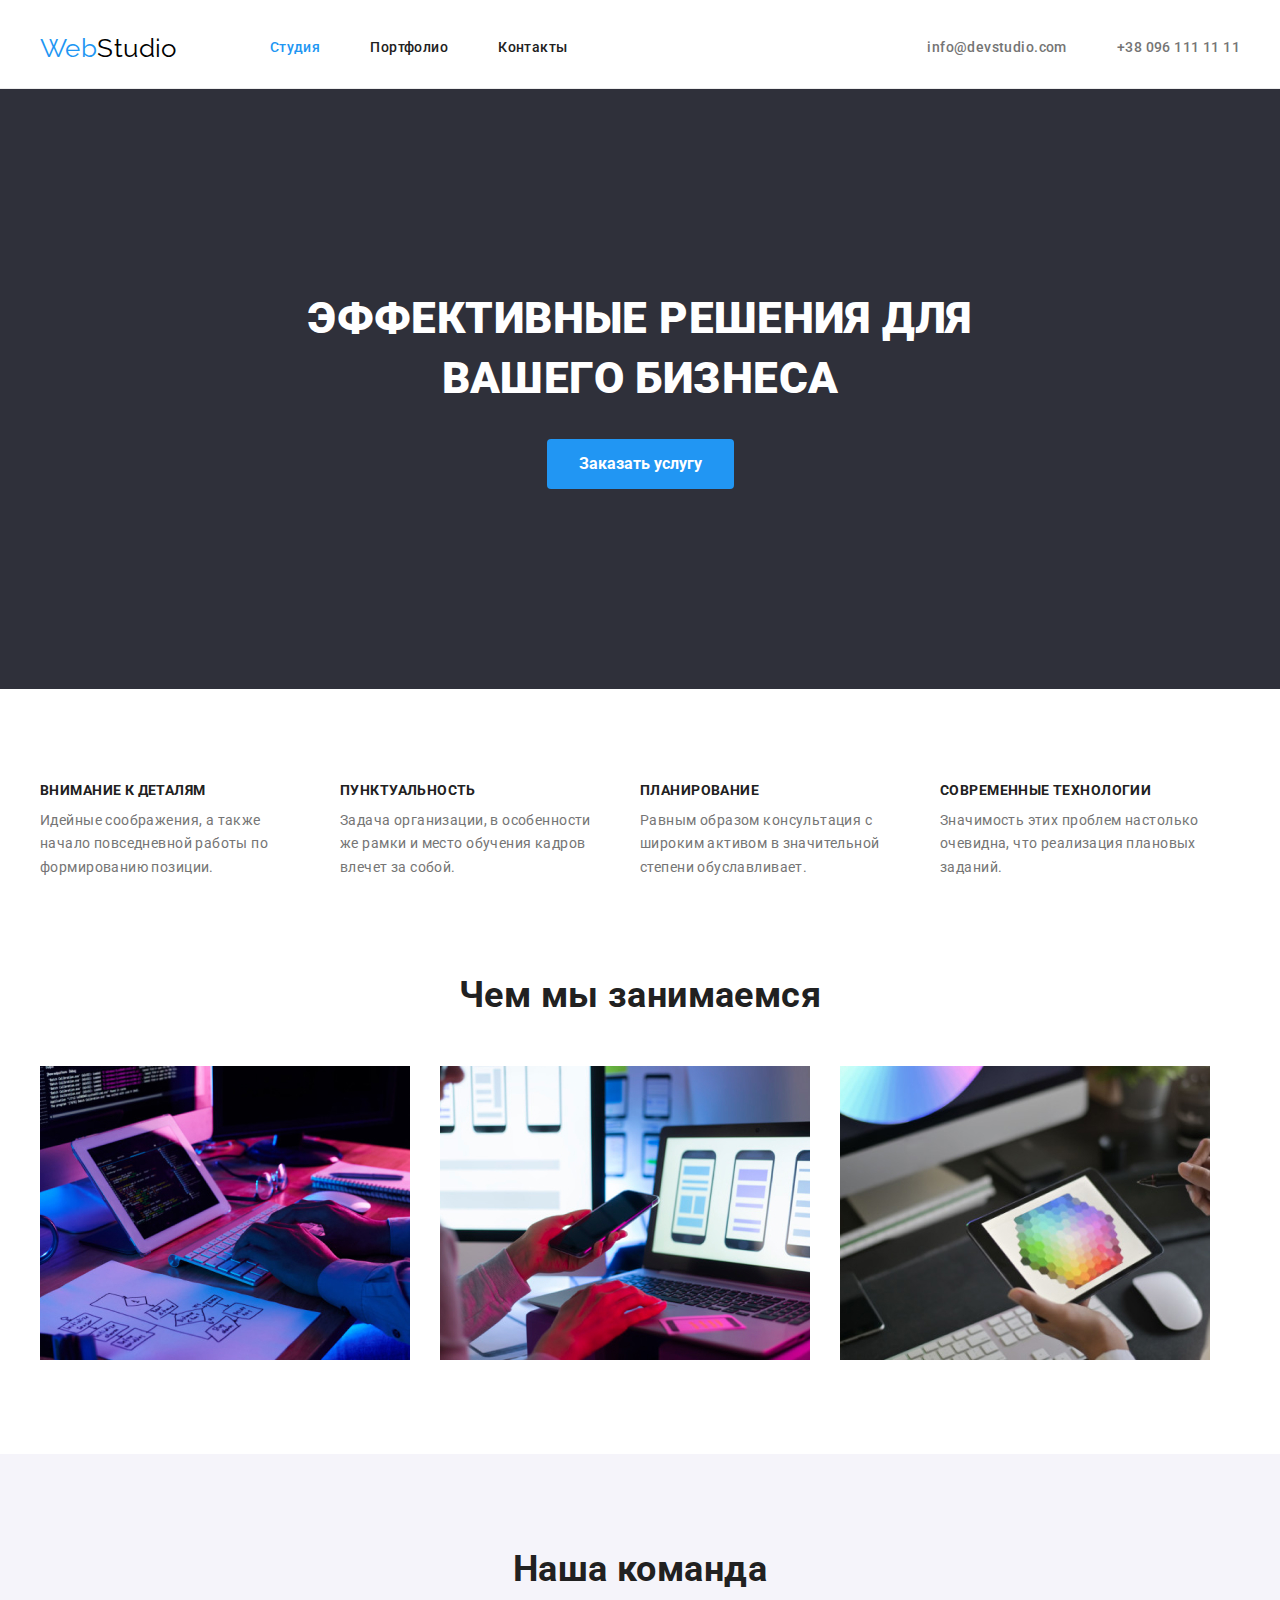
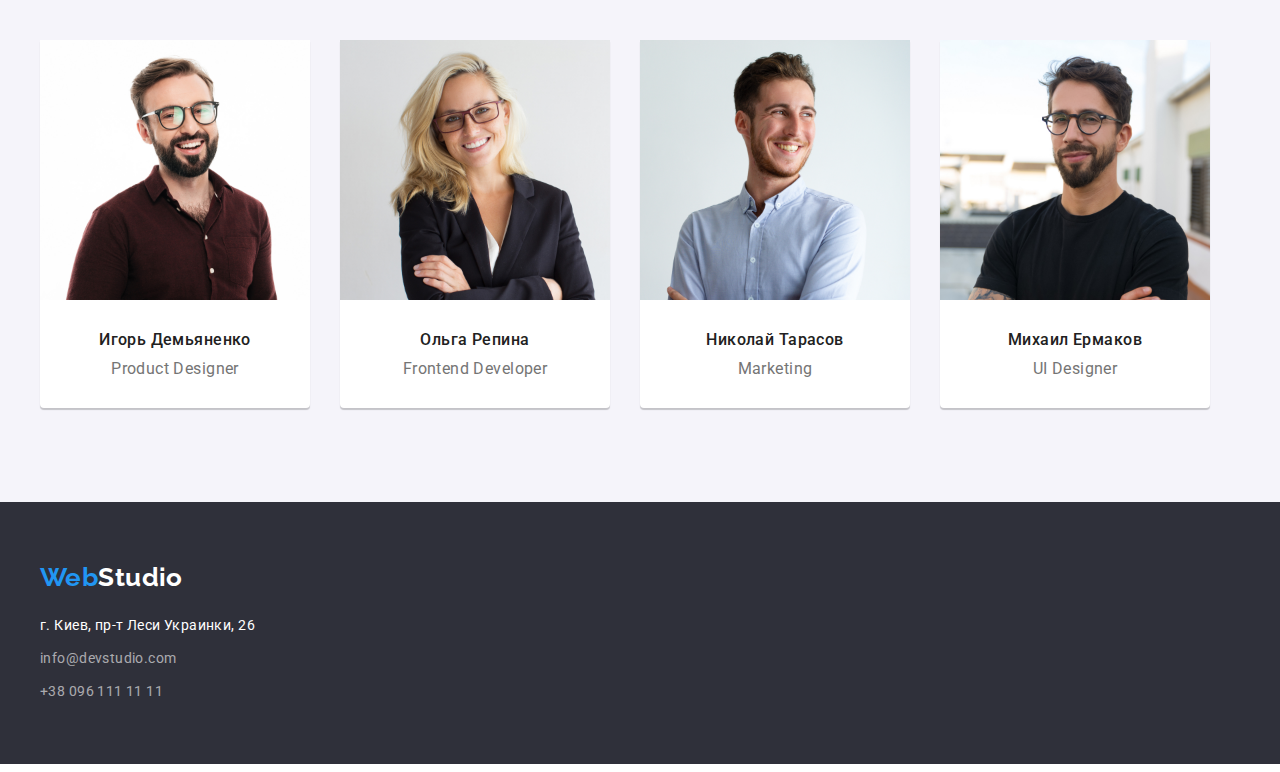
<file: index.html>
<!DOCTYPE html>
<html lang="ru">
  <head>
    <meta charset="UTF-8" />
    <meta http-equiv="X-UA-Compatible" content="IE=edge" />
    <meta name="viewport" content="width=device-width, initial-scale=1.0" />
    <title>Web studio</title>
    <link
      href="https://fonts.googleapis.com/css2?family=Raleway:wght@700&family=Roboto:wght@400;500;700;900&display=swap"
      rel="stylesheet"
    />
    <link
      rel="stylesheet"
      href="https://cdnjs.cloudflare.com/ajax/libs/modern-normalize/1.1.0/modern-normalize.min.css"
      integrity="sha512-wpPYUAdjBVSE4KJnH1VR1HeZfpl1ub8YT/NKx4PuQ5NmX2tKuGu6U/JRp5y+Y8XG2tV+wKQpNHVUX03MfMFn9Q=="
      crossorigin="anonymous"
      referrerpolicy="no-referrer"
    />
    <link rel="stylesheet" href="./css/styles.css" />
  </head>
  <body>
    <!-- Шапка сайту -->
    <header class="head">
      <div class="container header">
        <a href="./index.html" class="logo-primary"> <span class="logo-header">Web</span>Studio</a>

        <nav>
          <ul class="nav-list">
            <li class="nav-list-item">
              <a href="./index.html" class="nav-link current">Студия</a>
            </li>
            <li class="nav-list-item"><a href="./portfolio.html" class="nav-link">Портфолио</a></li>
            <li class="nav-list-item"><a href="" class="nav-link">Контакты</a></li>
          </ul>
        </nav>

        <ul class="contacts-list">
          <li class="contacts-list-item">
            <a href="mailto:info@devstudio.com" class="contacts-link">info@devstudio.com</a>
          </li>
          <li class="contacts-list-item">
            <a href="tel:+380961111111" class="contacts-link">+38 096 111 11 11</a>
          </li>
        </ul>
      </div>
    </header>

    <!-- Унікальний контент сторінки -->
    <main>
      <section class="section-hero section">
        <div class="hero-container">
          <h1 class="hero-title">Эффективные решения для вашего бизнеса</h1>
          <button type="button" class="hero-btn">Заказать услугу</button>
        </div>
      </section>

      <section class="pros-section section">
        <div class="container">
          <ul class="pros-list">
            <li class="pros-list-item">
              <h3 class="pros-title">Внимание к деталям</h3>
              <p class="pros-text">
                Идейные соображения, а также начало повседневной работы по формированию позиции.
              </p>
            </li>
            <li class="pros-list-item">
              <h3 class="pros-title">Пунктуальность</h3>
              <p class="pros-text">
                Задача организации, в особенности же рамки и место обучения кадров влечет за собой.
              </p>
            </li>
            <li class="pros-list-item">
              <h3 class="pros-title">Планирование</h3>
              <p class="pros-text">
                Равным образом консультация с широким активом в значительной степени обуславливает.
              </p>
            </li>
            <li class="pros-list-item">
              <h3 class="pros-title">Современные технологии</h3>
              <p class="pros-text">
                Значимость этих проблем настолько очевидна, что реализация плановых заданий.
              </p>
            </li>
          </ul>
        </div>
      </section>

      <section class="work section">
        <div class="container">
          <h2 class="work-title">Чем мы занимаемся</h2>
          <ul class="work-list">
            <li class="work-list-item">
              <img
                src="./images/box_1.jpg"
                alt="computer,some_notes,tablet"
                width="370"
                class="work-link"
              />
            </li>
            <li class="work-list-item">
              <img src="./images/box_2.jpg" alt="phone,laptop" width="370" class="work-link" />
            </li>
            <li class="work-list-item">
              <img src="./images/box_3.jpg" alt="tablet" width="370" class="work-link" />
            </li>
          </ul>
        </div>
      </section>

      <section class="team section">
        <div class="container">
          <h2 class="team-title">Наша команда</h2>
          <ul class="team-list">
            <li class="team-list-item">
              <img src="./images/img1.jpg" alt="photo_Игорь_Демьяненко" width="270" />
              <div class="team-container">
                <h3 class="staff-title">Игорь Демьяненко</h3>
                <p class="staff-position">Product Designer</p>
              </div>
            </li>
            <li class="team-list-item">
              <img src="./images/img2.jpg" alt="photo_Ольга_Репина" width="270" />
              <div class="team-container">
                <h3 class="staff-title">Ольга Репина</h3>
                <p class="staff-position">Frontend Developer</p>
              </div>
            </li>
            <li class="team-list-item">
              <img src="./images/img3.jpg" alt="photo_Николай_Тарасов" width="270" />
              <div class="team-container">
                <h3 class="staff-title">Николай Тарасов</h3>
                <p class="staff-position">Marketing</p>
              </div>
            </li>
            <li class="team-list-item">
              <img src="./images/img4.jpg" alt="photo_Михаил_Ермаков" width="270" />
              <div class="team-container">
                <h3 class="staff-title">Михаил Ермаков</h3>
                <p class="staff-position">UI Designer</p>
              </div>
            </li>
          </ul>
        </div>
      </section>
    </main>

    <!-- Підвал сайту -->
    <footer class="footer">
      <div class="container">
        <a href="./index.html" class="logo-secondary"><span class="logo-header">Web</span>Studio</a>
        <address class="address">
          <ul class="contacts-footer">
            <li class="contacts-footer-item">
              <a href="" class="address-link">г. Киев, пр-т Леси Украинки, 26</a>
            </li>
            <li class="contacts-footer-item">
              <a href="mailto:info@devstudio.com" class="footer-link">info@devstudio.com</a>
            </li>
            <li class="contacts-footer-item">
              <a href="tel:+380961111111" class="footer-link">+38 096 111 11 11</a>
            </li>
          </ul>
        </address>
      </div>
    </footer>
  </body>
</html>
</file>
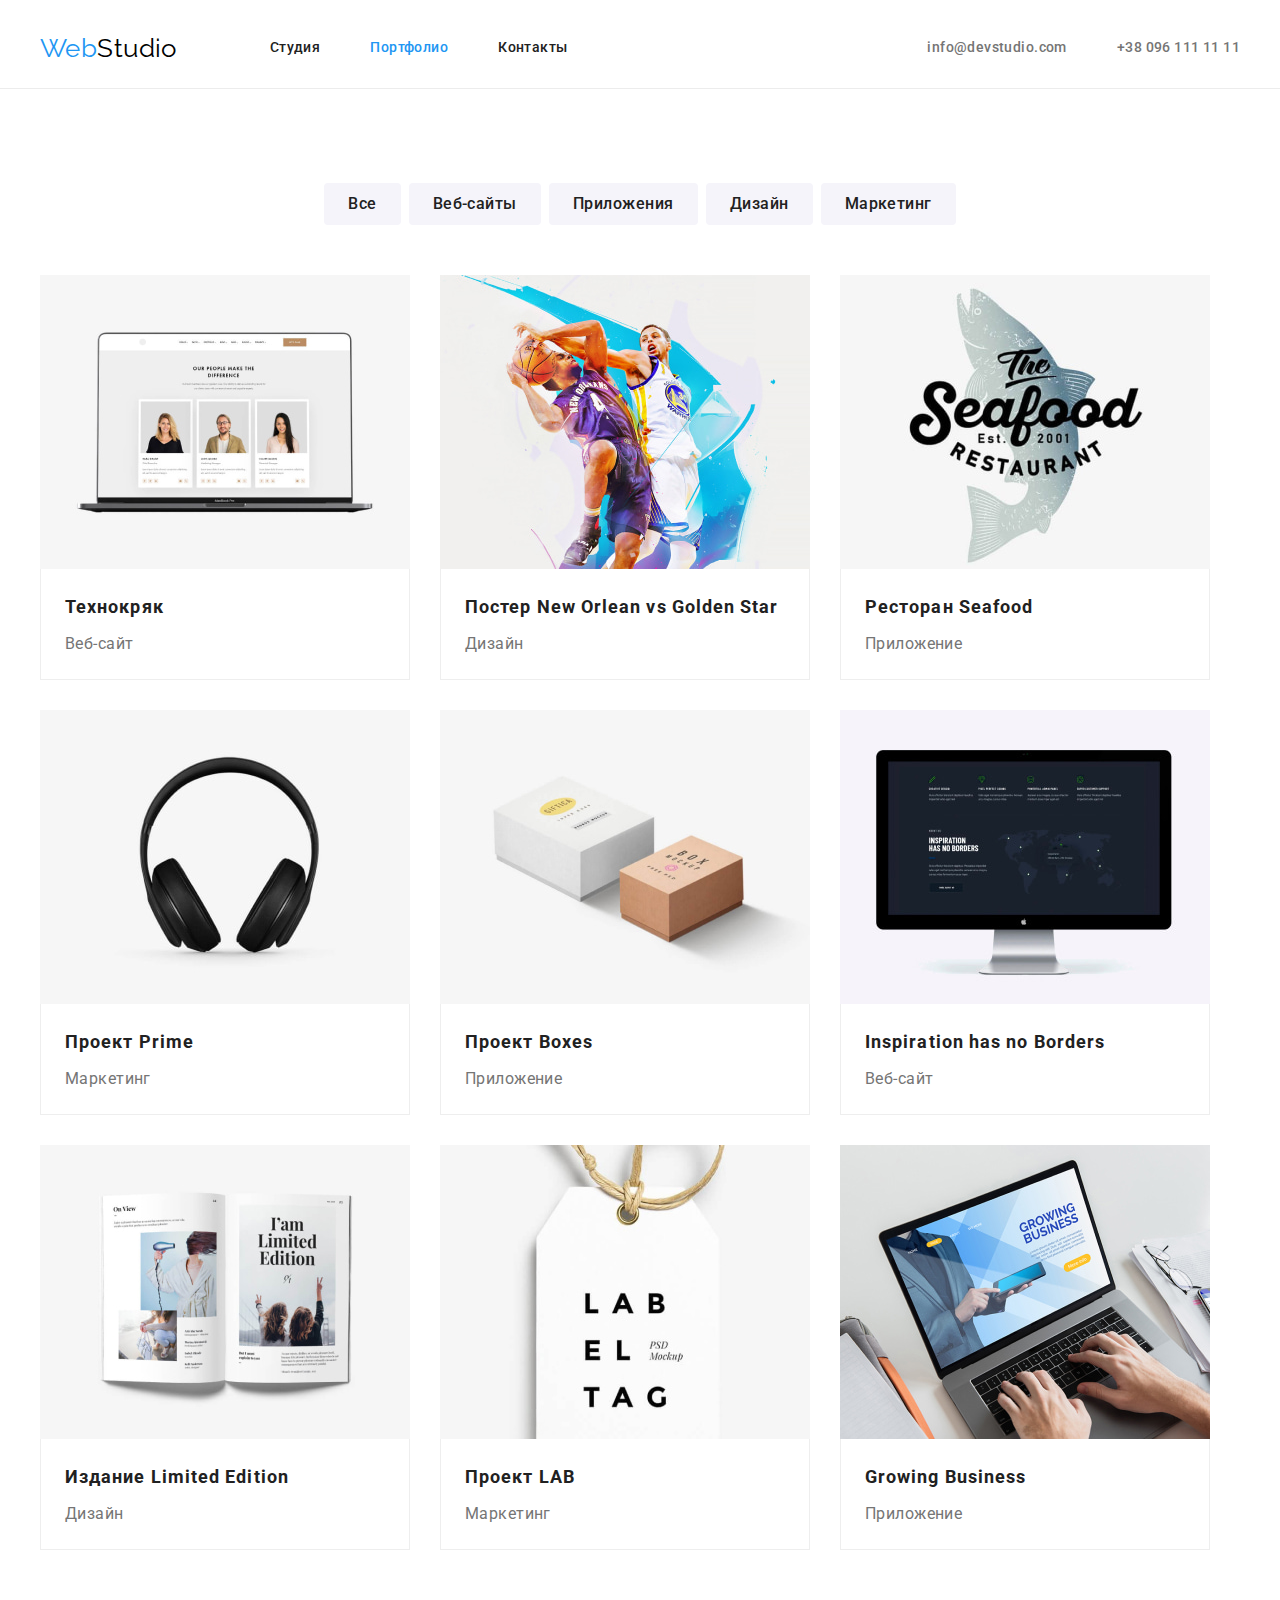
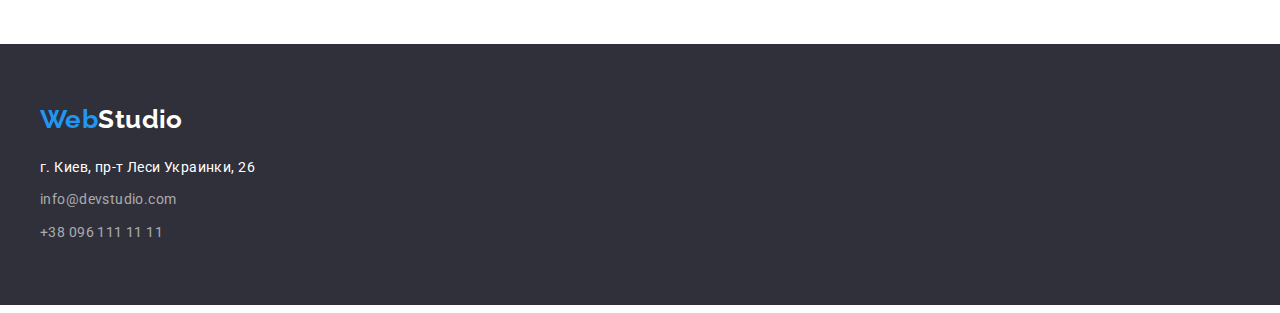
<file: portfolio.html>
<!DOCTYPE html>
<html lang="ru">
  <head>
    <meta charset="UTF-8" />
    <meta http-equiv="X-UA-Compatible" content="IE=edge" />
    <meta name="viewport" content="width=device-width, initial-scale=1.0" />
    <title>Web studio</title>
    <link
      href="https://fonts.googleapis.com/css2?family=Raleway:wght@700&family=Roboto:wght@400;500;700;900&display=swap"
      rel="stylesheet"
    />
    <link
      rel="stylesheet"
      href="https://cdnjs.cloudflare.com/ajax/libs/modern-normalize/1.1.0/modern-normalize.min.css"
      integrity="sha512-wpPYUAdjBVSE4KJnH1VR1HeZfpl1ub8YT/NKx4PuQ5NmX2tKuGu6U/JRp5y+Y8XG2tV+wKQpNHVUX03MfMFn9Q=="
      crossorigin="anonymous"
      referrerpolicy="no-referrer"
    />
    <link rel="stylesheet" href="./css/styles.css" />
  </head>

  <body class="body-portfolio">
    <!-- Шапка сайту -->
    <header class="head">
      <div class="container header">
        <a href="./index.html" class="logo-primary"> <span class="logo-header">Web</span>Studio</a>

        <nav>
          <ul class="nav-list">
            <li class="nav-list-item">
              <a href="./index.html" class="nav-link">Студия</a>
            </li>
            <li class="nav-list-item">
              <a href="./portfolio.html" class="nav-link current">Портфолио</a>
            </li>
            <li class="nav-list-item"><a href="" class="nav-link">Контакты</a></li>
          </ul>
        </nav>

        <ul class="contacts-list">
          <li class="contacts-list-item">
            <a href="mailto:info@devstudio.com" class="contacts-link">info@devstudio.com</a>
          </li>
          <li class="contacts-list-item">
            <a href="tel:+380961111111" class="contacts-link">+38 096 111 11 11</a>
          </li>
        </ul>
      </div>
    </header>

    <!-- Унікальний контент сторінки -->
    <main>
      <section class="portfolio-section">
        <div class="container">
          <ul class="btn-list">
            <li class="btn-list-item"><button type="button" class="portfolio-btn">Все</button></li>
            <li class="btn-list-item">
              <button type="button" class="portfolio-btn">Веб-сайты</button>
            </li>
            <li class="btn-list-item">
              <button type="button" class="portfolio-btn">Приложения</button>
            </li>
            <li class="btn-list-item">
              <button type="button" class="portfolio-btn">Дизайн</button>
            </li>
            <li class="btn-list-item">
              <button type="button" class="portfolio-btn">Маркетинг</button>
            </li>
          </ul>

          <ul class="portfolio-list">
            <li class="portfolio-list-item">
              <a href="" class="portfolio-link">
                <img
                  class="portfolio-img"
                  src="./images/portfolio/portf1.jpg"
                  alt="Ноутбук"
                  width="370"
                />
                <div class="portfolio-container">
                  <h2 class="portfolio-title">Технокряк</h2>
                  <p class="portfolio-text">Веб-сайт</p>
                </div>
              </a>
            </li>
            <li class="portfolio-list-item">
              <a href="" class="portfolio-link">
                <img
                  class="portfolio-img"
                  src="./images/portfolio/portf2.jpg"
                  alt="Баскетбол"
                  width="370"
                />
                <div class="portfolio-container">
                  <h2 class="portfolio-title">Постер New Orlean vs Golden Star</h2>
                  <p class="portfolio-text">Дизайн</p>
                </div>
              </a>
            </li>
            <li class="portfolio-list-item">
              <a href="" class="portfolio-link"
                ><img
                  class="portfolio-img"
                  src="./images/portfolio/portf3.jpg"
                  alt="Логотип ресторана"
                  width="370"
                />
                <div class="portfolio-container">
                  <h2 class="portfolio-title">Ресторан Seafood</h2>
                  <p class="portfolio-text">Приложение</p>
                </div>
              </a>
            </li>
            <li class="portfolio-list-item">
              <a href="" class="portfolio-link"
                ><img
                  class="portfolio-img"
                  src="./images/portfolio/portf4.jpg"
                  alt="Наушники"
                  width="370"
                />
                <div class="portfolio-container">
                  <h2 class="portfolio-title">Проект Prime</h2>
                  <p class="portfolio-text">Маркетинг</p>
                </div>
              </a>
            </li>
            <li class="portfolio-list-item">
              <a href="" class="portfolio-link"
                ><img
                  class="portfolio-img"
                  src="./images/portfolio/portf5.jpg"
                  alt="Коробки"
                  width="370"
                />
                <div class="portfolio-container">
                  <h2 class="portfolio-title">Проект Boxes</h2>
                  <p class="portfolio-text">Приложение</p>
                </div>
              </a>
            </li>
            <li class="portfolio-list-item">
              <a href="" class="portfolio-link"
                ><img
                  class="portfolio-img"
                  src="./images/portfolio/portf6.jpg"
                  alt="Макбук"
                  width="370"
                />
                <div class="portfolio-container">
                  <h2 class="portfolio-title">Inspiration has no Borders</h2>
                  <p class="portfolio-text">Веб-сайт</p>
                </div>
              </a>
            </li>
            <li class="portfolio-list-item">
              <a href="" class="portfolio-link"
                ><img
                  class="portfolio-img"
                  src="./images/portfolio/portf7.jpg"
                  alt="Книга"
                  width="370"
                />
                <div class="portfolio-container">
                  <h2 class="portfolio-title">Издание Limited Edition</h2>
                  <p class="portfolio-text">Дизайн</p>
                </div>
              </a>
            </li>
            <li class="portfolio-list-item">
              <a href="" class="portfolio-link"
                ><img
                  class="portfolio-img"
                  src="./images/portfolio/portf8.jpg"
                  alt="Этикетка"
                  width="370"
                />
                <div class="portfolio-container">
                  <h2 class="portfolio-title">Проект LAB</h2>
                  <p class="portfolio-text">Маркетинг</p>
                </div>
              </a>
            </li>
            <li class="portfolio-list-item">
              <a href="" class="portfolio-link"
                ><img
                  class="portfolio-img"
                  src="./images/portfolio/portf9.jpg"
                  alt="Клавиатура ноутбука"
                  width="370"
                />
                <div class="portfolio-container">
                  <h2 class="portfolio-title">Growing Business</h2>
                  <p class="portfolio-text">Приложение</p>
                </div>
              </a>
            </li>
          </ul>
        </div>
      </section>
    </main>

    <!-- Підвал сайту -->
    <footer class="footer">
      <div class="container">
        <a href="./index.html" class="logo-secondary"><span class="logo-header">Web</span>Studio</a>
        <address class="address">
          <ul class="contacts-footer">
            <li class="contacts-footer-item"><a href="" class="address-link">г. Киев, пр-т Леси Украинки, 26</a></li>
            <li class="contacts-footer-item">
              <a href="mailto:info@devstudio.com" class="footer-link">info@devstudio.com</a>
            </li>
            <li class="contacts-footer-item">
              <a href="tel:+380961111111" class="footer-link">+38 096 111 11 11</a>
            </li>
          </ul>
        </address>
      </div>
    </footer>
  </body>
</html>
</file>
<file: css/styles.css>
/* основний колір тексту #757575*/
/* колір заголовків #212121 */
/* другорядний колір заголовків #2196F3 */
/* колір герой #FFFFFF */

:root {
  --primary-color: #757575;
  --title-color: #212121;
  --secondary-title-color: #2196f3;
  --logo-color: #000000;
  --background-color: #2f303a;
  --hero-color: #ffffff;
}

body {
  margin-right: auto;
  margin-left: auto;
  background-color: var(--hero-color);
  color: var(--primary-color);
  font-family: Roboto, sans-serif;
  font-size: 14px;
  font-weight: 400;
  line-height: 1.7;
  letter-spacing: 0.03em;
}

li {
  list-style-type: none;
}

h1,
h2,
h3,
h4,
h5,
h6,
p,
ul {
  margin: 0;
  padding: 0;
}

.container {
  width: 1200px;
  margin-right: auto;
  margin-left: auto;
  padding-right: 15px;
  padding-left: 15px;
}

img {
  display: block;
}

/* Стилізація хедеру */
.head {
  border-bottom: 1px solid #ececec;
}

.header {
  display: flex;
  align-items: center;
}

.nav-list,
.contacts-list {
  margin: 0;
  padding: 0;
  display: flex;
}

.contacts-list {
  margin-left: auto;
}

.contacts-list-item:not(:last-child) {
  margin-right: 50px;
}

.nav-list-item:not(:last-child) {
  margin-right: 50px;
}

.contacts-link,
.nav-link {
  color: var(--primary-color);
  font-weight: 500;
  line-height: 1.14;
  text-decoration: none;
}

.contacts-link {
    padding-top: 32px;
  padding-bottom: 32px;
}

.contacts-link:hover,
.contacts-link:focus {
  color: var(--secondary-title-color);
}

.nav-link {
  display: block;
  color: var(--title-color);
  padding-top: 32px;
  padding-bottom: 32px;
}

.nav-link:hover,
.nav-link:focus {
  color: var(--secondary-title-color);
}

.nav-link:active {
  color: var(--secondary-title-color);
}

.nav-link.current {
  color: var(--secondary-title-color);
}
.logo-primary {
  color: var(--logo-color);
  margin-right: 93px;
}
.logo-header {
  color: var(--secondary-title-color);
}
.logo,
.logo-primary {
  display: block;
  font-family: Raleway;
  font-size: 26px;
  line-height: 1.19;
  text-decoration: none;
}

/* Стилізація мейну */
.hero-title {
  max-width: 696px;
  margin-bottom: 30px;
  margin-right: auto;
  margin-left: auto;
  color: var(--hero-color);
  font-weight: 900;
  font-size: 44px;
  line-height: 1.36;
  text-align: center;
  text-transform: uppercase;
}

.section {
  padding-bottom: 94px;
}

.section-hero {
  padding-top: 200px;
  padding-bottom: 200px;
}

.hero-btn {
  display: block;
  margin-right: auto;
  margin-left: auto;
  border-radius: 4px;
  padding: 10px 32px;
  border: 0;
  color: var(--hero-color);
  background-color: var(--secondary-title-color);
  font-family: Roboto;
  font-weight: 700;
  font-size: 16px;
  line-height: 1.88;
}

.hero-btn:hover, .hero-btn:focus {
  cursor: pointer;
}

.pros-list,
.work-list,
.team-list {
  display: flex;
}

.pros-section {
  padding-top: 94px;
}

.pros-list-item {
  width: 270px;
}

.pros-list-item:not(:last-child) {
  margin-right: 30px;
}

.pros-title {
  margin-bottom: 10px;
  color: var(--title-color);
  font-size: 14px;
  font-weight: 700;
  line-height: 1.14;
  text-transform: uppercase;
}

.work-list-item:not(:last-child) {
  margin-right: 30px;
}

.work-title,
.team-title {
  margin-bottom: 50px;
  color: var(--title-color);
  font-size: 36px;
  line-height: 1.17;
  text-align: center;
}


.team {
  padding-top: 94px;
  padding-bottom: 94px;
  background-color: #f5f4fa;
}

.team-list-item {
  border-bottom-right-radius: 4px;
  border-bottom-left-radius: 4px;
  box-shadow: 0px 2px 1px 0px #00000033;
  background-color: var(--hero-color);
  text-align: center;
}

.team-list-item:not(:last-child) {
  margin-right: 30px;
}

.team-container {
  padding-top: 30px;
  padding-right: 10px;
  padding-bottom: 30px;
  padding-left: 10px;
}

.staff-title {
  margin-bottom: 10px;
  color: var(--title-color);
  font-size: 16px;
  font-weight: 500;
  line-height: 1.19;
}

.staff-position {
  font-size: 16px;
  line-height: 1.19;
}

/* Футер */

.footer {
  padding-top: 60px;
  padding-bottom: 60px;
}

.logo,
.logo-secondary {
  font-family: Raleway;
  font-size: 26px;
  font-weight: 700;
  line-height: 1.19;
  text-decoration: none;
  background-color: #2f303a;
}

.logo-secondary {
  color: var(--hero-color);
}

.footer,
.section-hero {
  background-color: var(--background-color);
}

.address {
  margin-top: 20px;
  font-style: normal;
}

.address-link {
  color: var(--hero-color);
  text-decoration: none;
}

.contacts-footer-item:not(:last-child) {
  margin-bottom: 9px;
}

.footer-link {
  color: #ffffff99;
  text-decoration: none;
}

/* Стилізація порфоліо */

.body-portfolio {
  margin-right: auto;
  margin-left: auto;
}

.portfolio-section {
  padding-top: 94px;
  padding-bottom: 94px;
}

.btn-list {
  display: flex;
  justify-content: center;
  margin-bottom: 50px;
}

.portfolio-btn {
  padding: 6px 22px;
  border-radius: 4px;
  border-color: transparent;
  cursor: pointer;
  background-color: #f5f4fa;
  color: var(--title-color);
  font-family: Roboto;
  font-size: 16px;
  font-weight: 500;
  line-height: 1.6;
  letter-spacing: 0.03em;
}

.btn-list-item:not(:last-child) {
  margin-right: 8px;
}

.portfolio-btn:hover,
.portfolio-btn:focus {
  background-color: var(--secondary-title-color);
  color: var(--hero-color);
}

.portfolio-list {
  display: flex;
  flex-wrap: wrap;
  gap: 30px;
}


.portfolio-title {
  color: var(--title-color);
  font-size: 18px;
  line-height: 2;
  letter-spacing: 0.06em;
}

.portfolio-text {
  margin-top: 4px;
  color: var(--primary-color);
  font-size: 16px;
  line-height: 1.88;
}

.portfolio-container {
  padding-top: 20px;
  padding-right: 24px;
  padding-bottom: 20px;
  padding-left: 24px;
  border-bottom: 1px solid #eeeeee;
  border-right: 1px solid #eeeeee;
  border-left: 1px solid #eeeeee;
}

.portfolio-link {
  text-decoration: none;
}
</file>
